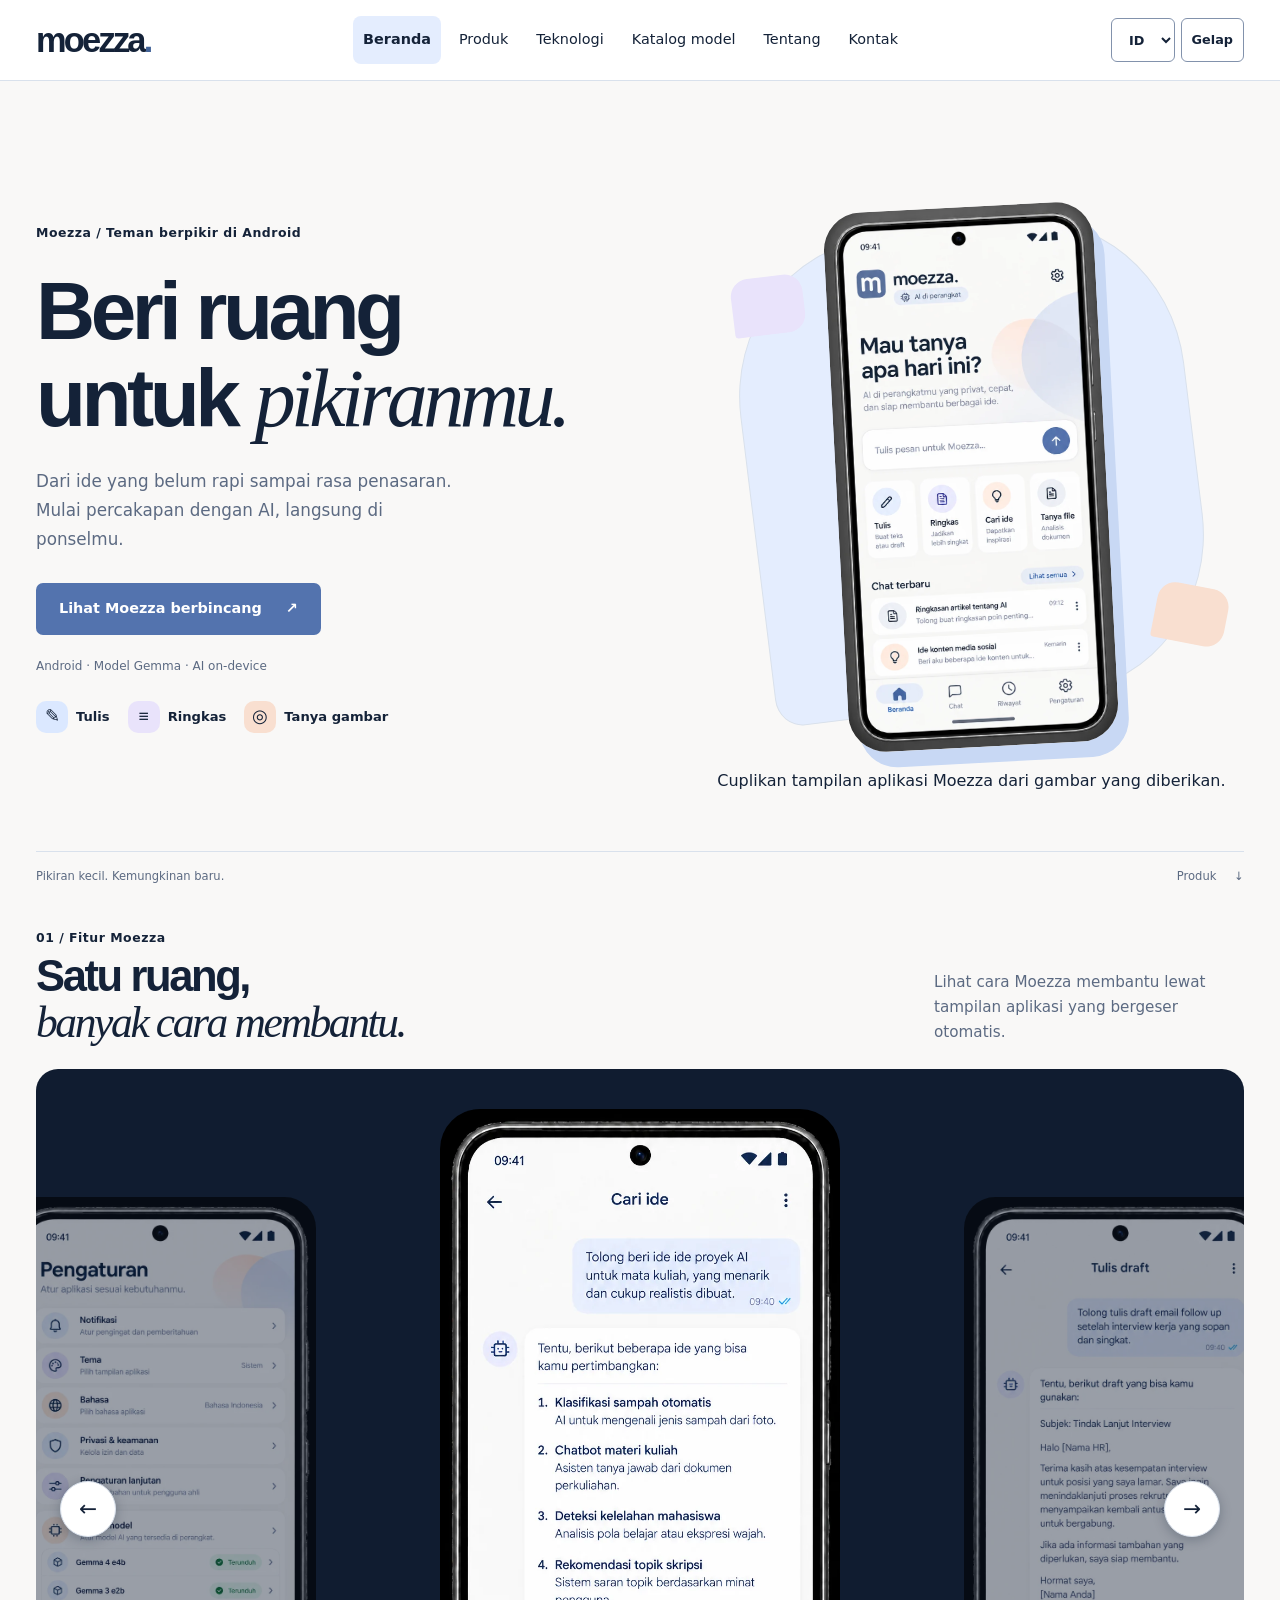
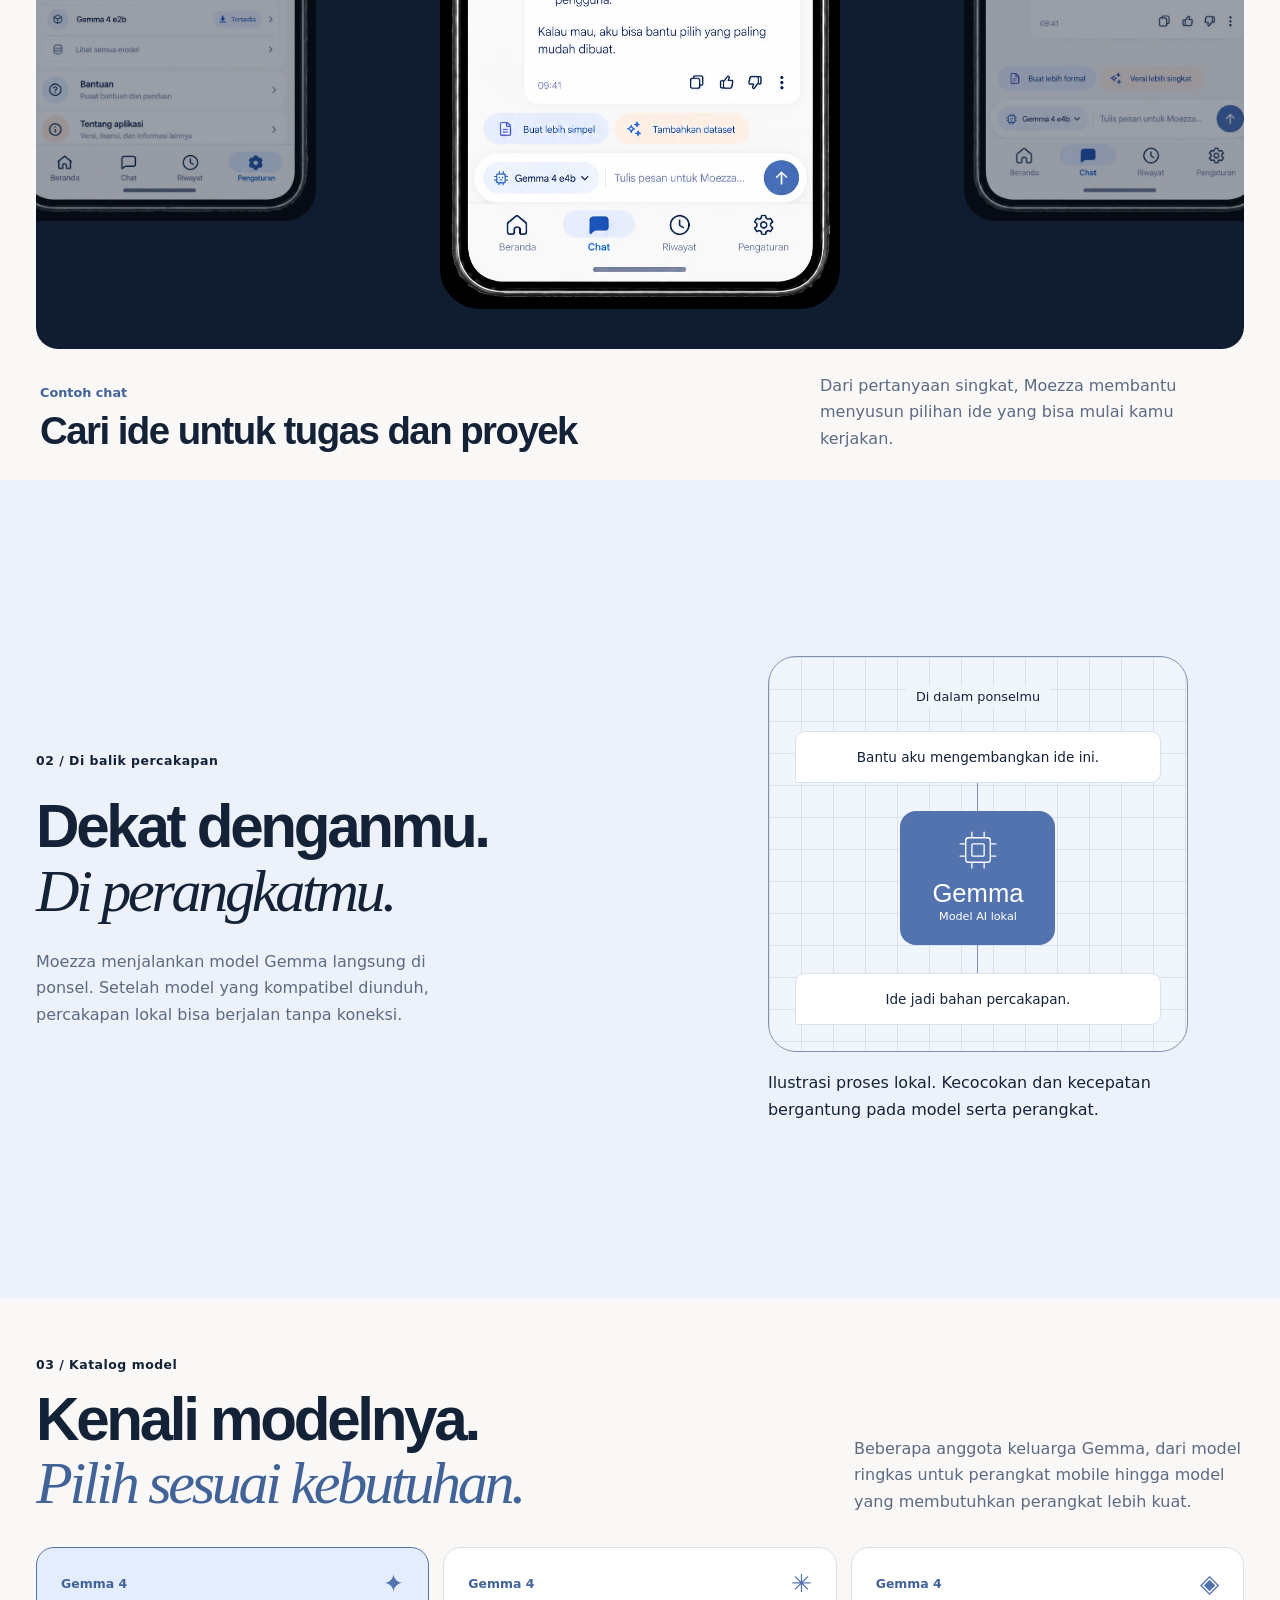
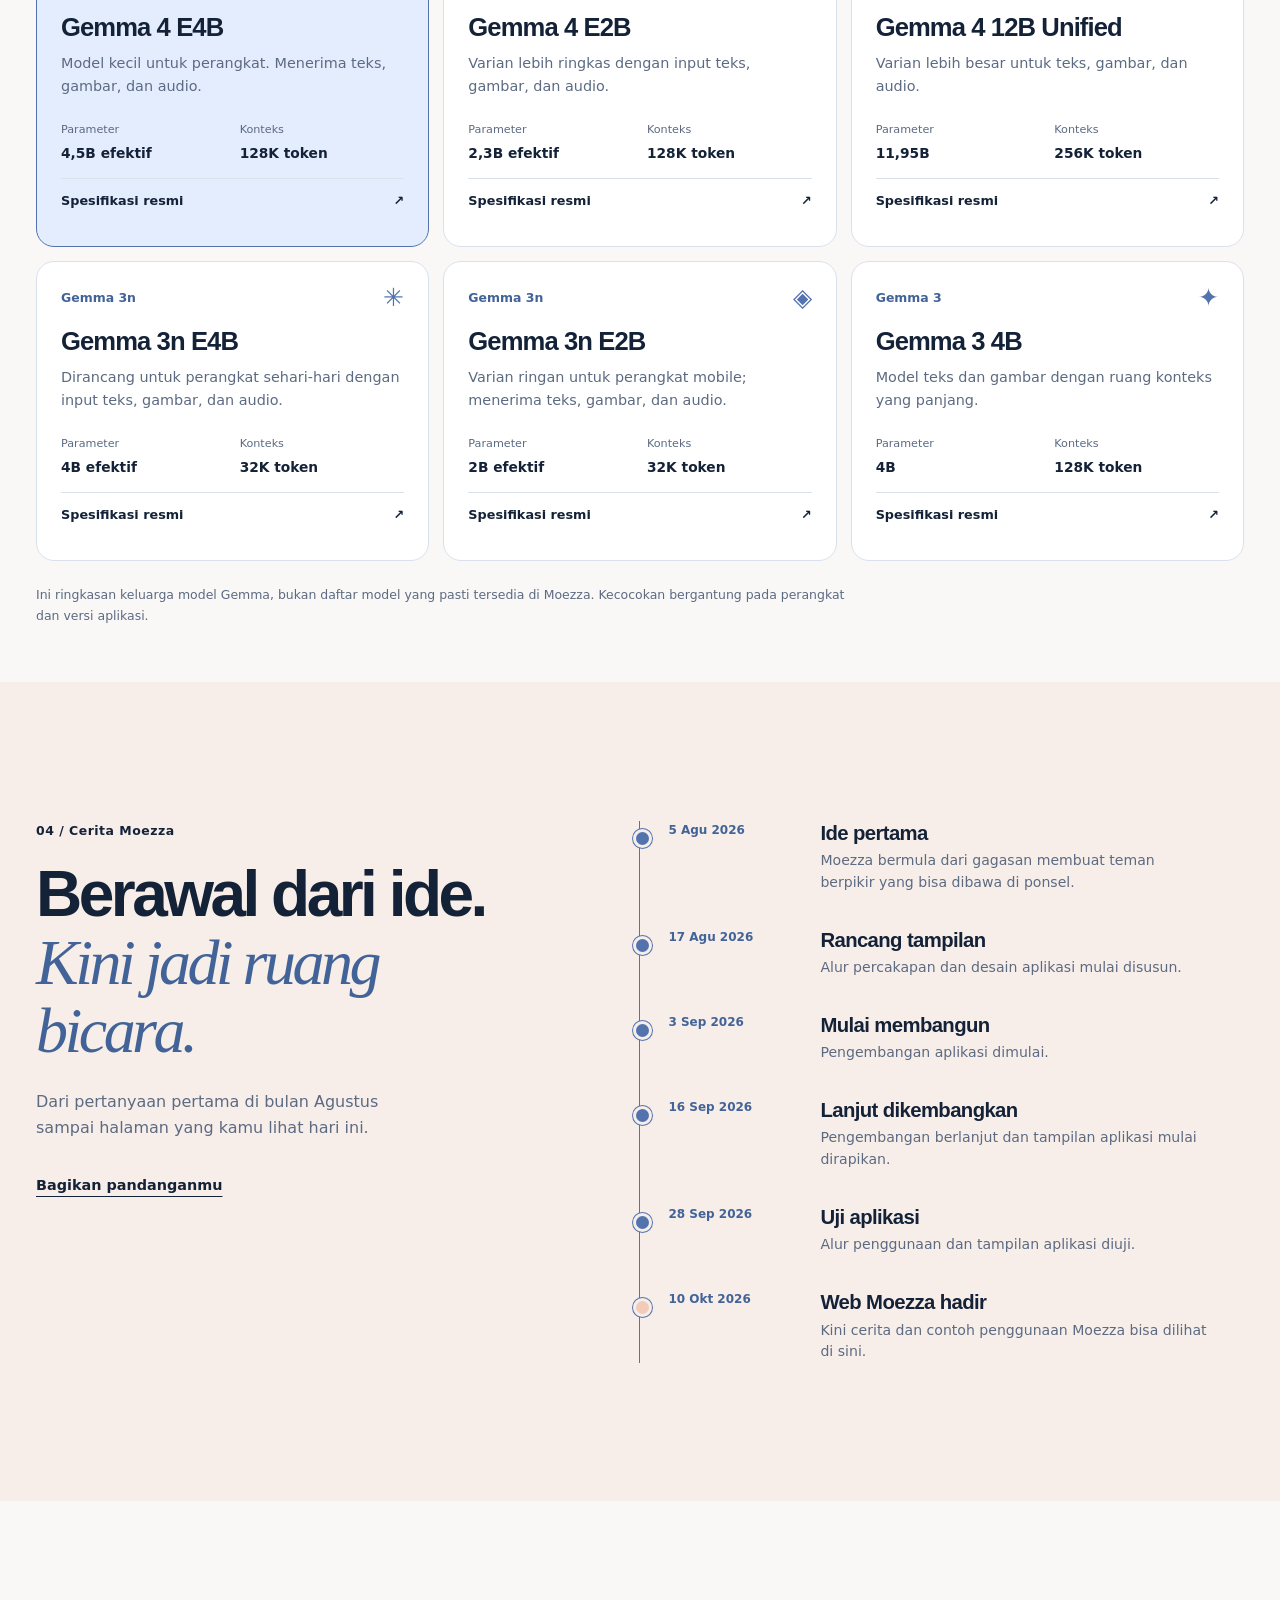
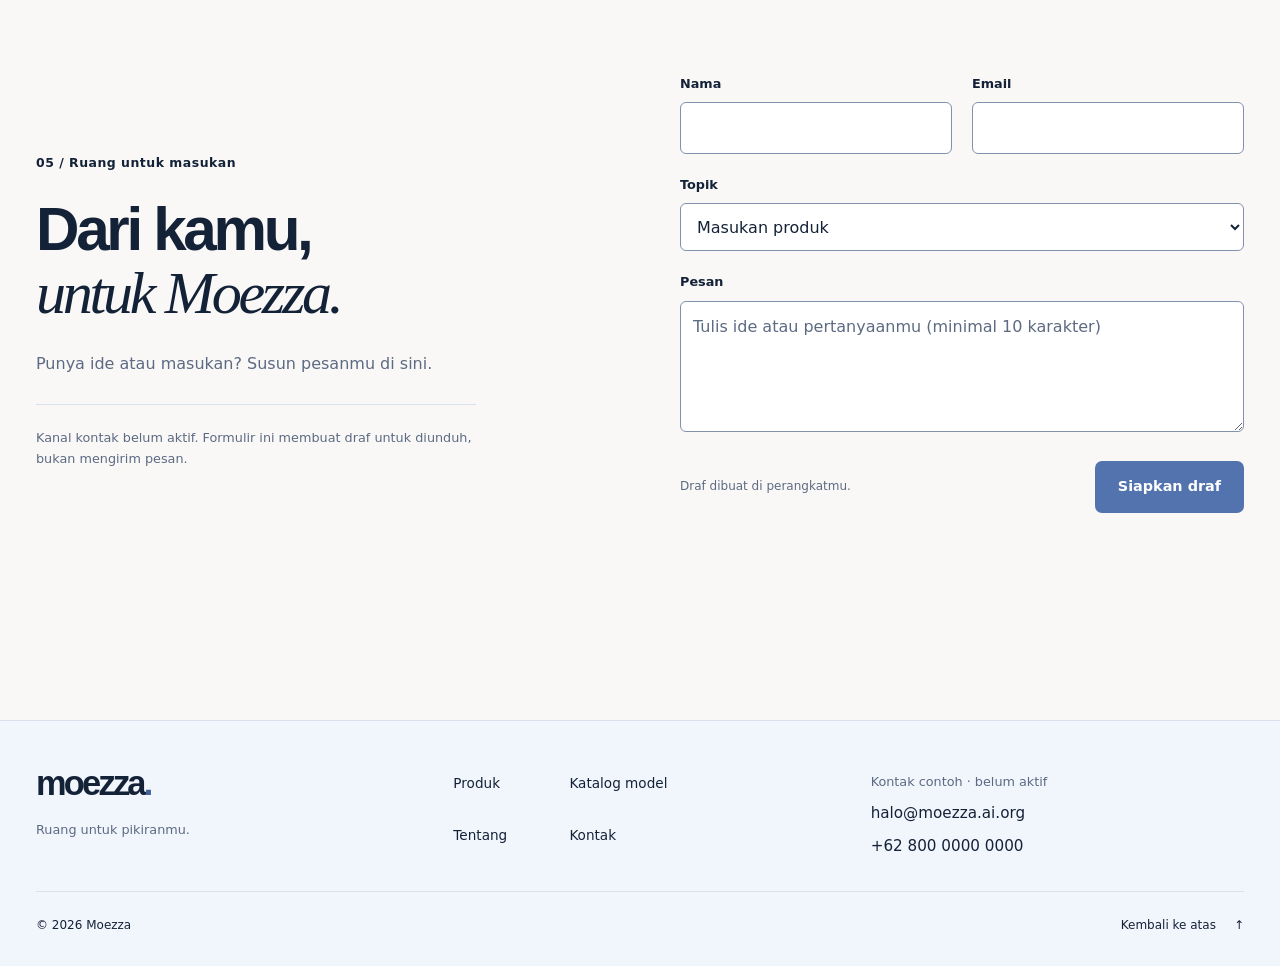
<file: docs/index.html>
<!doctype html>
<html lang="id">
<head>
  <meta charset="utf-8">
  <meta name="viewport" content="width=device-width, initial-scale=1">
  <meta name="theme-color" content="#F9F8F7">
  <meta name="description" content="Moezza, ruang untuk ide dan percakapan dengan AI di perangkat Android.">
  <title>Moezza | Ruang untuk pikiranmu</title>
  <link rel="icon" href="./favicon.svg" type="image/svg+xml">
  <script src="./preferences.js"></script>
  <link rel="stylesheet" href="./styles.css">
  <script src="./japanese.js" defer></script>
  <script src="./app.js" defer></script>
</head>
<body>
  <a class="skip-link" href="#main" data-i18n="skip">Lewati ke konten</a>
  <header class="site-header">
    <div class="container header-inner">
      <a href="#home" class="wordmark">moezza<span>.</span></a>
      <button class="menu-button control" type="button" aria-expanded="false" aria-controls="main-nav"><span data-i18n="menu">Menu</span> <span aria-hidden="true">☰</span></button>
      <nav id="main-nav" class="main-nav" data-i18n-aria="navigation" aria-label="Navigasi utama">
        <a href="#home" aria-current="page" data-i18n="home">Beranda</a><a href="#product" data-i18n="product">Produk</a><a href="#technology" data-i18n="technology">Teknologi</a><a href="#catalog" data-i18n="catalog">Katalog model</a><a href="#about" data-i18n="about">Tentang</a><a href="#contact" data-i18n="contact">Kontak</a>
      </nav>
      <div class="preferences"><select class="control language-select" data-language-select aria-label="Pilih bahasa"><option value="id">ID</option><option value="en">EN</option><option value="ja">JA</option></select><button class="control" type="button" data-theme-toggle>Gelap</button></div>
    </div>
  </header>
  <main id="main" tabindex="-1">
    <section id="home" class="hero section-anchor" aria-labelledby="hero-title">
      <div class="container hero-grid">
        <div class="hero-copy">
          <p class="eyebrow" data-i18n="heroEyebrow">Moezza / Teman berpikir di Android</p>
          <h1 id="hero-title"><span data-i18n="heroLine">Beri ruang</span><br><span data-i18n="heroEnd">untuk</span> <em data-i18n="heroEm">pikiranmu.</em></h1>
          <p class="hero-description" data-i18n="heroDescription">Dari ide yang belum rapi sampai rasa penasaran. Mulai percakapan dengan AI, langsung di ponselmu.</p>
          <a class="button primary" href="#product"><span data-i18n="heroAction">Lihat Moezza berbincang</span><span aria-hidden="true">↗</span></a>
          <p class="hero-note" data-i18n="heroNote">Android · Model Gemma · AI on-device</p>
          <div class="hero-tasks" aria-label="Contoh bantuan Moezza" data-i18n-aria="heroTasks">
            <span><i class="task-icon task-blue" aria-hidden="true">✎</i><span data-i18n="taskWrite">Tulis</span></span>
            <span><i class="task-icon task-lavender" aria-hidden="true">≡</i><span data-i18n="taskSummarize">Ringkas</span></span>
            <span><i class="task-icon task-peach" aria-hidden="true">◎</i><span data-i18n="taskImage">Tanya gambar</span></span>
          </div>
        </div>
        <figure class="hero-art">
          <div class="hero-art-backdrop" aria-hidden="true"><span class="hero-speech hero-speech-one"></span><span class="hero-speech hero-speech-two"></span></div>
          <img class="hero-app-image" src="./images/app-home.webp" width="738" height="1475" alt="Tampilan beranda Moezza di ponsel" data-i18n-alt="heroImageAlt" fetchpriority="high">
          <figcaption data-i18n="heroImageCaption">Cuplikan tampilan aplikasi Moezza dari gambar yang diberikan.</figcaption>
        </figure>
      </div>
      <div class="container section-end"><span data-i18n="heroFooter">Pikiran kecil. Kemungkinan baru.</span><a href="#product"><span data-i18n="product">Produk</span><span aria-hidden="true">↓</span></a></div>
    </section>
    <section id="product" class="product section-anchor" aria-labelledby="product-title">
      <div class="container">
        <div class="feature-intro">
          <div><p class="eyebrow" data-i18n="productEyebrow">01 / Fitur Moezza</p><h2 id="product-title"><span data-i18n="productTitle">Satu ruang,</span><br><em data-i18n="productEm">banyak cara membantu.</em></h2></div>
          <p data-i18n="productDescription">Lihat cara Moezza membantu lewat tampilan aplikasi yang bergeser otomatis.</p>
        </div>
        <div class="feature-carousel" role="region" aria-roledescription="carousel" aria-label="Fitur aplikasi Moezza" data-i18n-aria="featureCarouselLabel" tabindex="0">
          <button type="button" id="feature-prev" class="carousel-arrow carousel-arrow-prev" aria-label="Fitur sebelumnya" data-i18n-aria="previousFeature"><span aria-hidden="true">←</span></button>
          <div class="feature-viewport">
            <div id="feature-track" class="feature-track">
              <figure class="carousel-slide is-active" role="group" aria-roledescription="slide" aria-label="Cari ide untuk tugas dan proyek">
                <img src="./images/chat-ideas.webp" width="738" height="1475" alt="Contoh chat ide proyek AI di Moezza">
              </figure>
            </div>
          </div>
          <button type="button" id="feature-next" class="carousel-arrow carousel-arrow-next" aria-label="Fitur berikutnya" data-i18n-aria="nextFeature"><span aria-hidden="true">→</span></button>
        </div>
        <div class="feature-caption" aria-live="off" aria-atomic="true">
          <div><p id="feature-kind" class="feature-kind">Contoh chat</p><h3 id="feature-title">Cari ide untuk tugas dan proyek</h3></div>
          <p id="feature-description">Dari pertanyaan singkat, Moezza membantu menyusun pilihan ide yang bisa mulai kamu kerjakan.</p>
        </div>
      </div>
    </section>
    <section id="technology" class="technology section-anchor" aria-labelledby="technology-title">
      <div class="container technology-grid"><div class="tech-copy"><p class="eyebrow" data-i18n="technologyEyebrow">02 / Di balik percakapan</p><h2 id="technology-title"><span data-i18n="techTitle">Dekat denganmu.</span><br><em data-i18n="techEm">Di perangkatmu.</em></h2><p data-i18n="techDescription">Moezza menjalankan model Gemma langsung di ponsel. Setelah model yang kompatibel diunduh, percakapan lokal bisa berjalan tanpa koneksi.</p></div>
      <figure class="tech-visual"><div class="device-boundary"><div class="boundary-title" data-i18n="deviceBoundary">Di dalam ponselmu</div><div class="flow-message" data-i18n="flowMessage">Bantu aku mengembangkan ide ini.</div><div class="flow-line" aria-hidden="true"></div><div class="gemma-engine"><svg viewBox="0 0 48 48" aria-hidden="true"><rect x="10" y="10" width="28" height="28" rx="3"/><rect x="17" y="17" width="14" height="14" rx="1"/><path d="M17 3v7m14-7v7M17 38v7m14-7v7M3 17h7m-7 14h7m28-14h7m-7 14h7"/></svg><strong>Gemma</strong><span data-i18n="localModel">Model AI lokal</span></div><div class="flow-line" aria-hidden="true"></div><div class="flow-answer" data-i18n="flowAnswer">Ide jadi bahan percakapan.</div></div><figcaption data-i18n="techCaption">Ilustrasi proses lokal. Kecocokan dan kecepatan bergantung pada model serta perangkat.</figcaption></figure></div>
    </section>
    <section id="catalog" class="model-catalog section-anchor" aria-labelledby="catalog-title">
      <div class="container">
        <div class="catalog-intro">
          <div><p class="eyebrow" data-i18n="catalogEyebrow">03 / Katalog model</p><h2 id="catalog-title"><span data-i18n="catalogTitle">Kenali modelnya.</span><br><em data-i18n="catalogEm">Pilih sesuai kebutuhan.</em></h2></div>
          <p data-i18n="catalogIntro">Beberapa anggota keluarga Gemma, dari model ringkas untuk perangkat mobile hingga model yang membutuhkan perangkat lebih kuat.</p>
        </div>
        <div class="model-grid">
          <article class="model-card model-card-featured"><div class="model-card-top"><span class="model-family">Gemma 4</span><span class="model-mark" aria-hidden="true">✦</span></div><h3>Gemma 4 E4B</h3><p data-i18n="model4e4b">Model kecil untuk perangkat. Menerima teks, gambar, dan audio.</p><dl><div><dt data-i18n="modelSize">Parameter</dt><dd data-i18n="model4e4bSize">4,5B efektif</dd></div><div><dt data-i18n="modelContext">Konteks</dt><dd data-i18n="context128">128K token</dd></div></dl><a href="https://ai.google.dev/gemma/docs/core/model_card_4" target="_blank" rel="noopener noreferrer"><span data-i18n="modelSource">Spesifikasi resmi</span><span aria-hidden="true">↗</span></a></article>
          <article class="model-card"><div class="model-card-top"><span class="model-family">Gemma 4</span><span class="model-mark" aria-hidden="true">✳</span></div><h3>Gemma 4 E2B</h3><p data-i18n="model4e2b">Varian lebih ringkas dengan input teks, gambar, dan audio.</p><dl><div><dt data-i18n="modelSize">Parameter</dt><dd data-i18n="model4e2bSize">2,3B efektif</dd></div><div><dt data-i18n="modelContext">Konteks</dt><dd data-i18n="context128">128K token</dd></div></dl><a href="https://ai.google.dev/gemma/docs/core/model_card_4" target="_blank" rel="noopener noreferrer"><span data-i18n="modelSource">Spesifikasi resmi</span><span aria-hidden="true">↗</span></a></article>
          <article class="model-card"><div class="model-card-top"><span class="model-family">Gemma 4</span><span class="model-mark" aria-hidden="true">◈</span></div><h3>Gemma 4 12B Unified</h3><p data-i18n="model412b">Varian lebih besar untuk teks, gambar, dan audio.</p><dl><div><dt data-i18n="modelSize">Parameter</dt><dd>11,95B</dd></div><div><dt data-i18n="modelContext">Konteks</dt><dd data-i18n="context256">256K token</dd></div></dl><a href="https://ai.google.dev/gemma/docs/core/model_card_4" target="_blank" rel="noopener noreferrer"><span data-i18n="modelSource">Spesifikasi resmi</span><span aria-hidden="true">↗</span></a></article>
          <article class="model-card"><div class="model-card-top"><span class="model-family">Gemma 3n</span><span class="model-mark" aria-hidden="true">✳</span></div><h3>Gemma 3n E4B</h3><p data-i18n="model3ne4b">Dirancang untuk perangkat sehari-hari dengan input teks, gambar, dan audio.</p><dl><div><dt data-i18n="modelSize">Parameter</dt><dd data-i18n="model3ne4bSize">4B efektif</dd></div><div><dt data-i18n="modelContext">Konteks</dt><dd data-i18n="context32">32K token</dd></div></dl><a href="https://ai.google.dev/gemma/docs/gemma-3n" target="_blank" rel="noopener noreferrer"><span data-i18n="modelSource">Spesifikasi resmi</span><span aria-hidden="true">↗</span></a></article>
          <article class="model-card"><div class="model-card-top"><span class="model-family">Gemma 3n</span><span class="model-mark" aria-hidden="true">◈</span></div><h3>Gemma 3n E2B</h3><p data-i18n="model3ne2b">Varian ringan untuk perangkat mobile; menerima teks, gambar, dan audio.</p><dl><div><dt data-i18n="modelSize">Parameter</dt><dd data-i18n="model3ne2bSize">2B efektif</dd></div><div><dt data-i18n="modelContext">Konteks</dt><dd data-i18n="context32">32K token</dd></div></dl><a href="https://ai.google.dev/gemma/docs/gemma-3n" target="_blank" rel="noopener noreferrer"><span data-i18n="modelSource">Spesifikasi resmi</span><span aria-hidden="true">↗</span></a></article>
          <article class="model-card"><div class="model-card-top"><span class="model-family">Gemma 3</span><span class="model-mark" aria-hidden="true">✦</span></div><h3>Gemma 3 4B</h3><p data-i18n="model34b">Model teks dan gambar dengan ruang konteks yang panjang.</p><dl><div><dt data-i18n="modelSize">Parameter</dt><dd>4B</dd></div><div><dt data-i18n="modelContext">Konteks</dt><dd data-i18n="context128">128K token</dd></div></dl><a href="https://ai.google.dev/gemma/docs/core/model_card_3" target="_blank" rel="noopener noreferrer"><span data-i18n="modelSource">Spesifikasi resmi</span><span aria-hidden="true">↗</span></a></article>
        </div>
        <p class="catalog-note" data-i18n="catalogNote">Ini ringkasan keluarga model Gemma, bukan daftar model yang pasti tersedia di Moezza. Kecocokan bergantung pada perangkat dan versi aplikasi.</p>
      </div>
    </section>
    <section id="about" class="about section-anchor" aria-labelledby="about-title">
      <div class="container story-grid">
        <div class="story-intro"><p class="eyebrow" data-i18n="aboutEyebrow">04 / Cerita Moezza</p><h2 id="about-title"><span data-i18n="aboutTitle">Berawal dari ide.</span><br><em data-i18n="aboutEm">Kini jadi ruang bicara.</em></h2><p data-i18n="aboutDescription">Dari pertanyaan pertama di bulan Agustus sampai halaman yang kamu lihat hari ini.</p><a class="text-link" href="#contact" data-i18n="aboutAction">Bagikan pandanganmu</a></div>
        <ol class="story-timeline" aria-label="Linimasa pengembangan Moezza" data-i18n-aria="timelineLabel">
          <li><span class="timeline-date" data-i18n="storyDate1">5 Agu 2026</span><div><h3 data-i18n="storyTitle1">Ide pertama</h3><p data-i18n="storyText1">Moezza bermula dari gagasan membuat teman berpikir yang bisa dibawa di ponsel.</p></div></li>
          <li><span class="timeline-date" data-i18n="storyDate2">17 Agu 2026</span><div><h3 data-i18n="storyTitle2">Rancang tampilan</h3><p data-i18n="storyText2">Alur percakapan dan desain aplikasi mulai disusun.</p></div></li>
          <li><span class="timeline-date" data-i18n="storyDate3">3 Sep 2026</span><div><h3 data-i18n="storyTitle3">Mulai membangun</h3><p data-i18n="storyText3">Pengembangan aplikasi dimulai.</p></div></li>
          <li><span class="timeline-date" data-i18n="storyDate4">16 Sep 2026</span><div><h3 data-i18n="storyTitle4">Lanjut dikembangkan</h3><p data-i18n="storyText4">Pengembangan berlanjut dan tampilan aplikasi mulai dirapikan.</p></div></li>
          <li><span class="timeline-date" data-i18n="storyDate5">28 Sep 2026</span><div><h3 data-i18n="storyTitle5">Uji aplikasi</h3><p data-i18n="storyText5">Alur penggunaan dan tampilan aplikasi diuji.</p></div></li>
          <li><span class="timeline-date" data-i18n="storyDate6">10 Okt 2026</span><div><h3 data-i18n="storyTitle6">Web Moezza hadir</h3><p data-i18n="storyText6">Kini cerita dan contoh penggunaan Moezza bisa dilihat di sini.</p></div></li>
        </ol>
      </div>
    </section>
    <section id="contact" class="contact section-anchor" aria-labelledby="contact-title">
      <div class="container contact-grid"><div class="contact-copy"><p class="eyebrow" data-i18n="contactEyebrow">05 / Ruang untuk masukan</p><h2 id="contact-title"><span data-i18n="contactTitle">Dari kamu,</span><br><em data-i18n="contactEm">untuk Moezza.</em></h2><p data-i18n="contactDescription">Punya ide atau masukan? Susun pesanmu di sini.</p><p class="contact-notice" data-i18n="contactNotice">Kanal kontak belum aktif. Formulir ini membuat draf untuk diunduh, bukan mengirim pesan.</p></div><form id="contact-form" class="contact-form"><div class="form-row"><div class="field"><label for="name" data-i18n="name">Nama</label><input id="name" name="name" autocomplete="name" required maxlength="100"></div><div class="field"><label for="email" data-i18n="email">Email</label><input id="email" name="email" type="email" autocomplete="email" required maxlength="254"></div></div><div class="field"><label for="interest" data-i18n="topic">Topik</label><select id="interest" name="interest"><option value="feedback" data-i18n="feedback">Masukan produk</option><option value="collaboration" data-i18n="collaboration">Kolaborasi</option><option value="introduction" data-i18n="introduction">Mengenal Moezza</option></select></div><div class="field"><label for="message" data-i18n="message">Pesan</label><textarea id="message" name="message" rows="4" required minlength="10" maxlength="3000" data-i18n-placeholder="messagePlaceholder" placeholder="Tulis ide atau pertanyaanmu (minimal 10 karakter)"></textarea></div><div class="form-bottom"><span data-i18n="draftLocal">Draf dibuat di perangkatmu.</span><button type="submit" class="button primary" data-i18n="prepareDraft">Siapkan draf</button></div><p id="form-status" class="form-status" role="status"></p></form></div>
    </section>
  </main>
  <footer class="site-footer"><div class="container footer-top"><div><a class="wordmark" href="#home">moezza<span>.</span></a><p data-i18n="footerDescription">Ruang untuk pikiranmu.</p></div><nav class="footer-nav" data-i18n-aria="footerNavigation" aria-label="Navigasi footer"><a href="#product" data-i18n="product">Produk</a><a href="#catalog" data-i18n="catalog">Katalog model</a><a href="#about" data-i18n="about">Tentang</a><a href="#contact" data-i18n="contact">Kontak</a></nav><div class="footer-contact"><p data-i18n="contactExamples">Kontak contoh · belum aktif</p><span>halo@moezza.ai.org</span><span>+62 800 0000 0000</span></div></div><div class="container footer-bottom"><span>© <span id="year">2026</span> Moezza</span><a href="#home"><span data-i18n="backTop">Kembali ke atas</span><span aria-hidden="true">↑</span></a></div></footer>
  <dialog id="message-dialog" aria-labelledby="dialog-title"><div class="dialog-heading"><h2 id="dialog-title" data-i18n="draftReady">Draf pesanmu siap.</h2><button type="button" class="dialog-close control" data-i18n-aria="closeDraft" aria-label="Tutup draf">×</button></div><p data-i18n="draftDisclaimer">Pesan belum dikirim. Unduh salinannya untuk disimpan.</p><pre id="message-preview"></pre><a id="download-message" class="button primary" download="pesan-untuk-moezza.txt" data-i18n="downloadDraft">Unduh draf .txt</a></dialog>
</body>
</html>
</file>
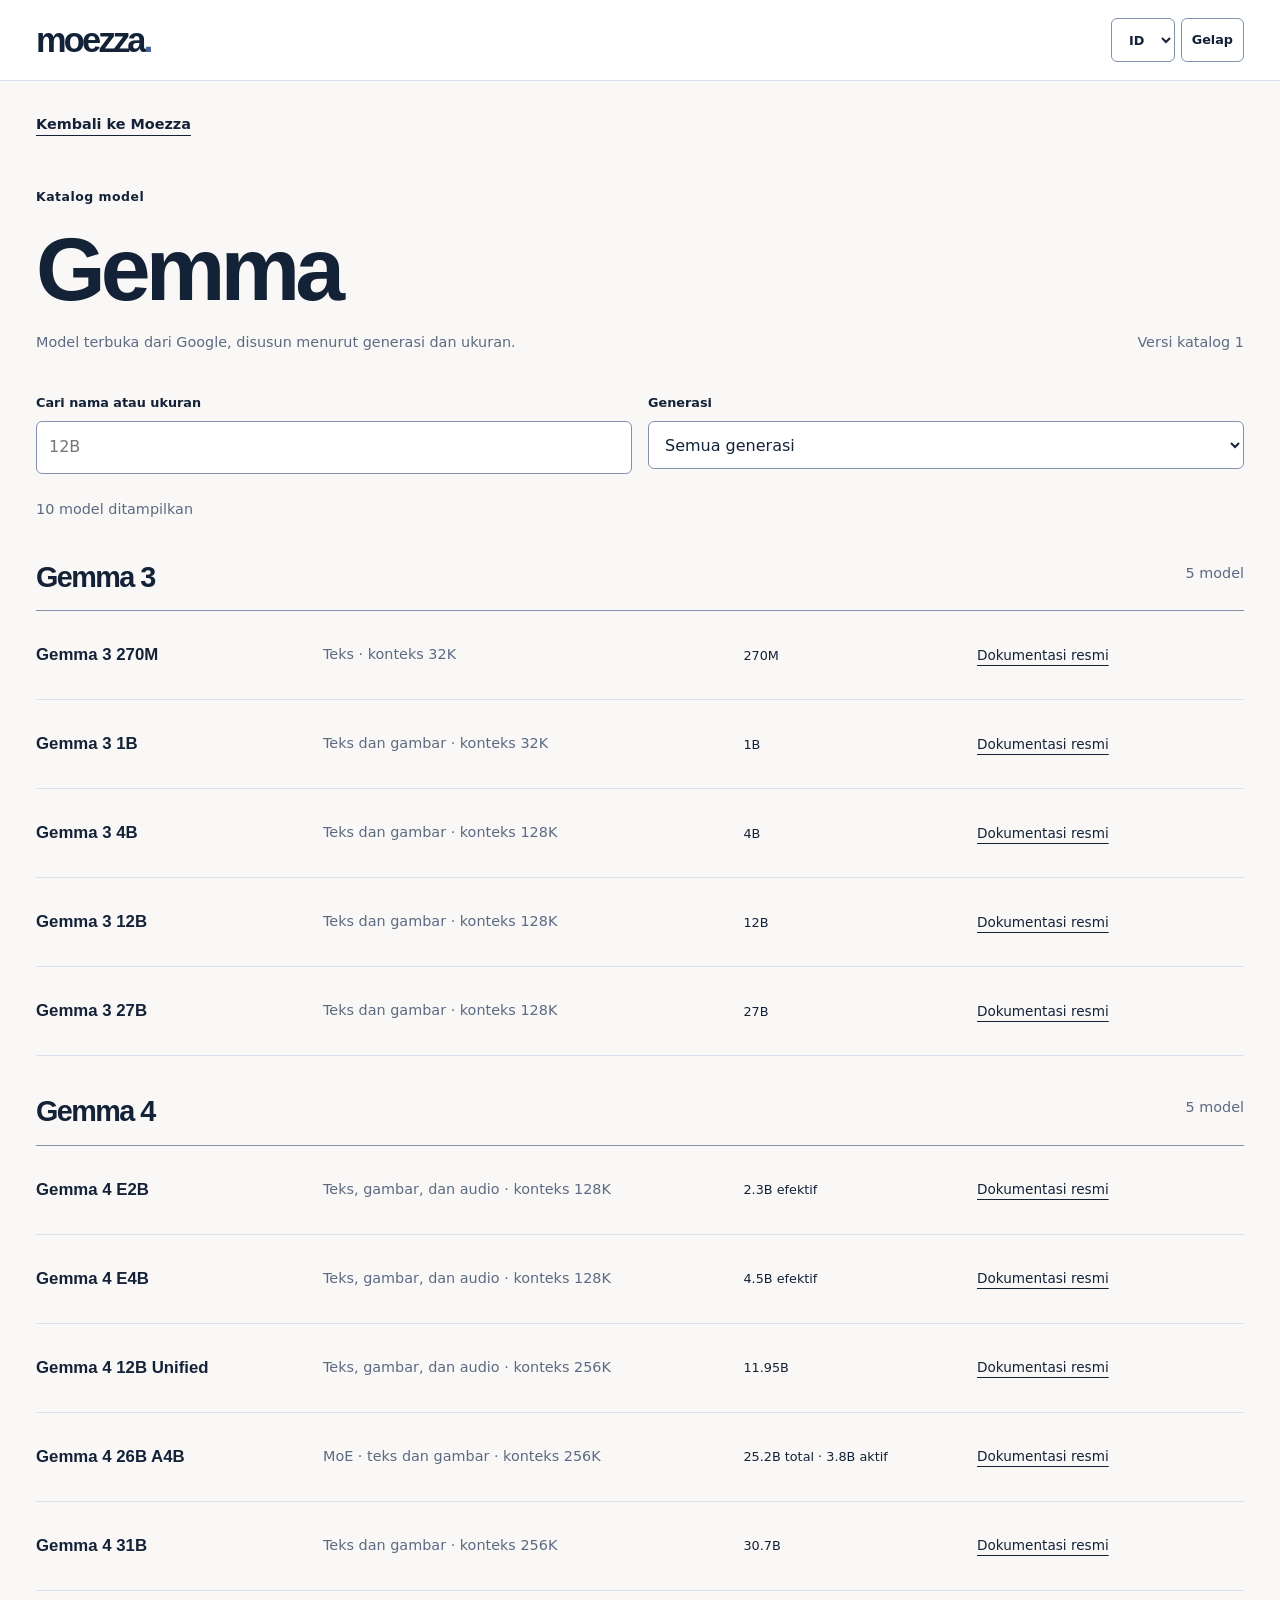
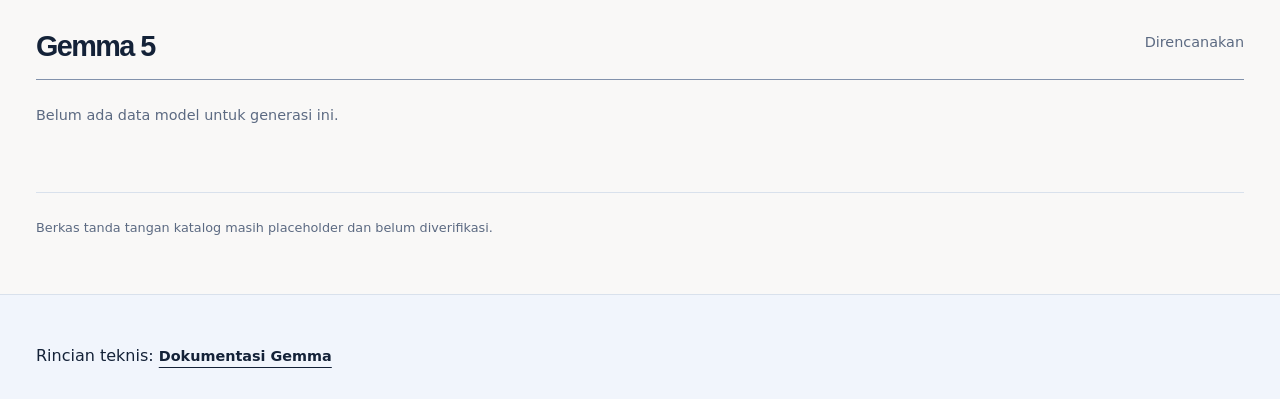
<file: docs/models.html>
<!doctype html>
<html lang="id">
<head>
  <meta charset="utf-8">
  <meta name="viewport" content="width=device-width, initial-scale=1">
  <meta name="theme-color" content="#F9F8F7">
  <meta name="description" content="Katalog model Gemma, disusun menurut generasi.">
  <title>Model Gemma | Moezza</title>
  <link rel="icon" href="./favicon.svg" type="image/svg+xml">
  <script src="./preferences.js"></script>
  <link rel="stylesheet" href="./styles.css">
  <link rel="stylesheet" href="./catalog.css">
  <script src="./catalog.js" defer></script>
</head>
<body>
  <a class="skip-link" href="#main" data-text="skip">Lewati ke konten</a>
  <header class="site-header"><div class="container header-inner"><a class="wordmark" href="./index.html#technology">moezza<span>.</span></a><div class="preferences"><select class="control language-select" data-language-select aria-label="Pilih bahasa"><option value="id">ID</option><option value="en">EN</option><option value="ja">JA</option></select><button type="button" class="control" data-theme-toggle>Gelap</button></div></div></header>
  <main class="container catalog-main" id="main" tabindex="-1">
    <a class="text-link" href="./index.html#technology" data-text="back">Kembali ke Moezza</a>
    <div class="catalog-heading"><div><p class="eyebrow" data-text="catalog">Katalog model</p><h1 data-text="modelName">Gemma</h1><p data-text="intro">Model terbuka dari Google, disusun menurut generasi dan ukuran.</p></div><p id="catalog-version"></p></div>
    <div class="catalog-controls"><div class="field"><label for="search" data-text="search">Cari nama atau ukuran</label><input id="search" type="search" autocomplete="off" placeholder="12B"></div><div class="field"><label for="generation-filter" data-text="generation">Generasi</label><select id="generation-filter"><option value="all" data-text="all">Semua generasi</option></select></div></div>
    <p id="catalog-status" role="status" aria-live="polite">Memuat data model…</p><div id="catalog"></div>
    <p class="catalog-notice" data-text="notice">Berkas tanda tangan katalog masih placeholder dan belum diverifikasi.</p>
  </main>
  <footer class="site-footer"><div class="container catalog-footer"><span data-text="reference">Rincian teknis:</span> <a class="text-link" href="https://ai.google.dev/gemma/docs" target="_blank" rel="noopener noreferrer" data-text="documentation">Dokumentasi Gemma</a></div></footer>
</body>
</html>
</file>
<file: docs/styles.css>
:root {
  color-scheme: light;
  --page: #F9F8F7; --surface: #FFFFFF; --mint: #f1f5fc; --tech: #edf2fa; --story: #f7eee9;
  --ink: #142238; --muted: #5c6a82; --secondary: #808A9F; --primary: #5373AE; --on-primary: #FFFFFF;
  --accent: #426398; --accent-soft: #f8dfd1; --line: #d9e1ec; --border: #8292ac;
  --bubble: #E4EDFE; --selected: #E4EDFE; --motif: #c8d8f4; --header-height: 76px;
  --heading: 'Bahnschrift', 'Aptos Display', 'Segoe UI', sans-serif;
  --body: 'Segoe UI', system-ui, sans-serif;
}
:root[data-theme="dark"] {
  color-scheme: dark;
  --page: #111c2d; --surface: #1d2b42; --mint: #182740; --tech: #18253a; --story: #2d2734;
  --ink: #f1f4fa; --muted: #b6c1d3; --secondary: #aebbd0; --primary: #5373AE; --on-primary: #FFFFFF;
  --accent: #a9c5f7; --accent-soft: #553f43; --line: #364962; --border: #8a9bb8;
  --bubble: #263e60; --selected: #2b4770; --motif: #3a567a;
}
* { box-sizing: border-box; }
html { scroll-behavior: smooth; scroll-padding-top: var(--header-height); }
body { margin: 0; background: var(--page); color: var(--ink); font: 1rem/1.65 var(--body); }
a { color: inherit; text-decoration: none; }
button, input, select, textarea { font: inherit; }
button, a { touch-action: manipulation; }
button { cursor: pointer; }
button, input, textarea, select { color: inherit; }
a:focus-visible, button:focus-visible, input:focus-visible, select:focus-visible, textarea:focus-visible { outline: 3px solid var(--accent); outline-offset: 5px; }
p, h1, h2, h3, figure { margin: 0; }
p { overflow-wrap: anywhere; }
h1, h2, h3 { font-family: var(--heading); font-weight: 600; }
h1, h2 { line-height: 1.06; letter-spacing: -.055em; text-wrap: balance; overflow-wrap: anywhere; }
h1 { font-size: clamp(2.9rem, 7vw, 6.5rem); margin: 24px 0; }
h2 { font-size: clamp(2.4rem, 4.7vw, 4.6rem); }
h1 em, h2 em { font-family: Georgia, serif; font-weight: 400; letter-spacing: -.055em; }
.container { width: min(1260px, calc(100% - 40px)); margin-inline: auto; }
.skip-link { position: fixed; top: 8px; left: 12px; z-index: 100; background: var(--surface); padding: 12px 20px; transform: translateY(-160%); }
.skip-link:focus { transform: none; }
.site-header { position: sticky; top: 0; z-index: 20; background: var(--surface); border-bottom: 1px solid var(--line); }
.header-inner { min-height: 76px; display: flex; flex-wrap: wrap; align-items: center; gap: 10px; padding-block: 8px; }
.wordmark { display: inline-flex; align-items: center; min-height: 48px; font: 700 1.9rem/1 var(--heading); letter-spacing: -.08em; }
.wordmark span { color: var(--accent); }
.preferences { display: flex; gap: 6px; margin-left: auto; }
.control { min-width: 44px; min-height: 44px; border: 1px solid var(--border); background: transparent; border-radius: 6px; padding: 7px 10px; font-size: .8rem; font-weight: 600; }
.control:hover { background: var(--bubble); }
.language-select { min-width: 64px; text-align: center; }
:root[lang="ja"] { --heading: system-ui, "Yu Gothic UI", "Meiryo", sans-serif; --body: system-ui, "Yu Gothic UI", "Meiryo", sans-serif; }
.menu-button { display: flex; align-items: center; gap: 8px; margin-left: auto; }
.menu-button + .main-nav + .preferences { margin-left: 0; }
.main-nav { display: none; position: absolute; top: 100%; left: 0; right: 0; padding: 12px 20px; background: var(--surface); border-bottom: 1px solid var(--border); }
.main-nav.open { display: grid; }
.main-nav a { min-height: 48px; display: flex; align-items: center; padding: 8px 12px; font-size: .9rem; }
.main-nav a[aria-current] { background: var(--selected); border-radius: 8px; font-weight: 700; }
.main-nav a:hover { background: var(--bubble); }
.section-anchor { min-height: calc(100svh - var(--header-height)); display: flex; flex-direction: column; justify-content: center; padding-block: 52px; }
.eyebrow { font-size: .78rem; font-weight: 600; letter-spacing: .04em; }
.hero { background: var(--page); padding-bottom: 0; }
.hero-grid { display: grid; gap: 30px; align-items: center; flex: 1; }
.hero-description { max-width: 420px; color: var(--muted); font-size: 1.05rem; line-height: 1.75; margin-bottom: 28px; }
.button { display: inline-flex; align-items: center; justify-content: center; gap: 24px; min-height: 52px; padding: 13px 22px; border: 1px solid transparent; border-radius: 7px; font-size: .9rem; font-weight: 600; transition: transform 180ms ease, box-shadow 180ms ease; }
.primary { background: var(--primary); color: var(--on-primary); }
.button:hover { transform: translateY(-3px); box-shadow: 0 5px 0 var(--motif); }
.button:active, .control:active { transform: translateY(1px); }
.hero-note { font-size: .75rem; color: var(--muted); margin-top: 22px; }
.hero-art { position: relative; isolation: isolate; display: grid; justify-items: center; align-content: center; padding: 20px 0 10px; width: 100%; max-width: 560px; margin-inline: auto; }
.hero-art-backdrop { position: absolute; z-index: -1; inset: 11% 9% 15%; transform: rotate(-7deg); border: 1px solid var(--line); border-radius: 34% 34% 34% 6%; background: var(--selected); pointer-events: none; }
.hero-speech { position: absolute; width: 72px; height: 58px; border-radius: 18px 18px 18px 3px; }
.hero-speech-one { top: 5%; left: 1%; background: #e9e3fb; }
.hero-speech-two { right: -3%; bottom: 7%; background: #f9dfd0; transform: rotate(18deg); }
.hero-app-image { display: block; position: relative; width: auto; height: min(62svh, 550px); max-width: 80%; object-fit: contain; border-radius: 38px; box-shadow: 10px 16px 0 var(--motif); }
.hero-art figcaption { margin-top: 21px; text-align: center; }
.hero-tasks { display: flex; flex-wrap: wrap; gap: 10px 18px; margin-top: 24px; }
.hero-tasks > span { display: inline-flex; align-items: center; gap: 8px; font-size: .82rem; font-weight: 600; }
.task-icon { display: grid; place-items: center; width: 32px; height: 32px; border-radius: 10px; font: normal 1.1rem/1 var(--heading); color: #142238; }
.task-blue { background: #dbe8ff; } .task-lavender { background: #e9e3fb; } .task-peach { background: #f9dfd0; }
.section-end { border-top: 1px solid var(--line); display: flex; align-items: center; justify-content: space-between; gap: 16px; font-size: .72rem; color: var(--muted); margin-top: 28px; min-height: 62px; }
.section-end a { display: flex; align-items: center; gap: 18px; min-height: 48px; }
.feature-intro { display: grid; gap: 22px; align-items: end; margin-bottom: 24px; }
.feature-intro h2 { margin-top: 12px; }
.feature-intro > p { max-width: 340px; color: var(--muted); font-size: .95rem; }
.feature-carousel { --slide-width: min(78vw, 380px); --slide-gap: 16px; position: relative; height: clamp(510px, 160vw, 650px); overflow: hidden; border-radius: 22px; background: #101c30; }
.feature-viewport { position: absolute; inset: 0; overflow: hidden; touch-action: pan-y; }
.feature-track { position: absolute; top: 0; left: 0; display: flex; align-items: center; gap: var(--slide-gap); height: 100%; width: max-content; will-change: transform; }
.carousel-slide { display: flex; flex: 0 0 var(--slide-width); align-items: center; justify-content: center; height: 100%; min-height: 0; transform: scale(.78); opacity: .58; transition: transform 650ms cubic-bezier(.22,.8,.25,1), opacity 650ms ease; }
.carousel-slide.is-active { transform: scale(1); opacity: 1; }
.carousel-slide img { display: block; width: auto; height: 91%; max-height: 91%; max-width: 100%; object-fit: contain; border-radius: 40px; }
.carousel-arrow { position: absolute; top: 50%; z-index: 2; display: grid; place-items: center; width: 48px; height: 48px; padding: 0; transform: translateY(-50%); border: 1px solid #d9e1ec; border-radius: 50%; background: #FFFFFF; color: #142238; font-size: 1.35rem; line-height: 1; box-shadow: 0 3px 12px #07162b40; }
.carousel-arrow:hover { background: #E4EDFE; }
.carousel-arrow-prev { left: 12px; }
.carousel-arrow-next { right: 12px; }
.feature-caption { display: grid; gap: 18px; align-items: end; padding: 24px 4px 0; }
.feature-kind { margin-bottom: 6px; color: var(--accent); font-size: .8rem; font-weight: 700; }
.feature-caption h3 { max-width: 700px; font-size: clamp(1.8rem, 3vw, 2.65rem); line-height: 1.13; letter-spacing: -.04em; }
.feature-caption > p { max-width: 460px; color: var(--muted); font-size: 1rem; }
.technology { background: var(--tech); }
.technology-grid { display: grid; gap: 40px; align-items: center; }
.tech-copy h2, .contact-copy h2 { margin-top: 24px; }
.tech-copy > p:not(.eyebrow), .contact-copy > p:not(.eyebrow) { max-width: 440px; color: var(--muted); margin-top: 26px; }
.text-link { display: inline-flex; align-items: center; gap: 24px; min-height: 48px; margin-top: 20px; font-size: .9rem; font-weight: 600; text-decoration: underline; text-underline-offset: 6px; }
.text-link:hover { color: var(--accent); }
.tech-visual { width: min(100%, 420px); margin-inline: auto; }
.device-boundary { padding: 26px; border: 1px solid var(--border); border-radius: 28px; background-color: var(--mint); background-image: linear-gradient(var(--line) 1px, transparent 1px), linear-gradient(90deg, var(--line) 1px, transparent 1px); background-size: 32px 32px; text-align: center; }
.boundary-title { display: inline-block; background: var(--mint); padding: 0 10px; font-size: .8rem; margin-bottom: 24px; }
.flow-message, .flow-answer { background: var(--surface); border: 1px solid var(--line); border-radius: 10px 10px 10px 2px; padding: 14px; font-size: .85rem; }
.flow-line { width: 1px; height: 28px; background: var(--border); margin: auto; }
.gemma-engine { background: var(--primary); color: var(--on-primary); width: fit-content; margin: auto; padding: 18px 32px; border-radius: 16px; display: grid; justify-items: center; }
.gemma-engine svg { width: 42px; height: 42px; fill: none; stroke: currentColor; stroke-width: 1.5; }
.gemma-engine strong { font: 500 1.6rem var(--heading); margin-top: 8px; }
.gemma-engine span { font-size: .7rem; }
.tech-visual figcaption { margin-top: 18px; }
.model-catalog { background: var(--page); }
.catalog-intro { display: grid; gap: 18px; align-items: end; margin-bottom: 32px; }
.catalog-intro h2 { margin-top: 12px; }
.catalog-intro h2 em { color: var(--accent); }
.catalog-intro > p { max-width: 390px; color: var(--muted); }
.model-grid { display: grid; gap: 14px; }
.model-card { display: flex; flex-direction: column; min-width: 0; min-height: 276px; padding: 24px; border: 1px solid var(--line); border-radius: 18px; background: var(--surface); }
.model-card-featured { border-color: var(--primary); background: var(--selected); }
.model-card-top { display: flex; align-items: center; justify-content: space-between; gap: 12px; margin-bottom: 16px; }
.model-family { color: var(--accent); font-size: .78rem; font-weight: 700; }
.model-mark { color: var(--primary); font: 1.55rem/1 Georgia, serif; }
.model-card h3 { font-size: clamp(1.4rem, 2vw, 1.75rem); letter-spacing: -.035em; line-height: 1.15; }
.model-card > p { color: var(--muted); font-size: .9rem; line-height: 1.55; margin-top: 10px; }
.model-card dl { display: grid; grid-template-columns: 1fr 1fr; gap: 14px; margin: auto 0 0; padding-top: 24px; }
.model-card dt { color: var(--muted); font-size: .7rem; }
.model-card dd { margin: 2px 0 0; font-size: .86rem; font-weight: 700; }
.model-card > a { display: inline-flex; align-items: center; justify-content: space-between; gap: 10px; align-self: flex-start; min-height: 44px; margin-top: 14px; border-top: 1px solid var(--line); width: 100%; font-size: .8rem; font-weight: 700; }
.model-card > a:hover { color: var(--accent); }
.catalog-note { max-width: 820px; margin-top: 24px; color: var(--muted); font-size: .78rem; }
.about { background: var(--story); }
.story-grid { display: grid; gap: 48px; }
.story-intro h2 { margin-top: 20px; font-size: clamp(2.6rem, 5vw, 5rem); }
.story-intro h2 em { color: var(--accent); }
.story-intro > p:not(.eyebrow) { max-width: 390px; margin-top: 24px; color: var(--muted); }
.story-stamp { display: flex; align-items: end; justify-content: space-between; width: 168px; height: 128px; margin-top: 36px; padding: 16px 18px; border: 1px solid var(--primary); border-radius: 28px 28px 28px 4px; background: var(--primary); color: #fff; transform: rotate(-5deg); }
.story-stamp span { font: 600 4.5rem/.85 var(--heading); letter-spacing: -.12em; }
.story-stamp small { font-size: .75rem; letter-spacing: .1em; }
.story-timeline { list-style: none; margin: 0; padding: 0 0 0 28px; border-left: 1px solid var(--primary); }
.story-timeline li { position: relative; display: grid; gap: 5px; padding: 0 0 28px 0; }
.story-timeline li:last-child { padding-bottom: 0; }
.story-timeline li::before { content: ''; position: absolute; left: -35px; top: 8px; width: 13px; height: 13px; border: 3px solid var(--story); border-radius: 50%; background: var(--primary); box-shadow: 0 0 0 1px var(--primary); }
.story-timeline li:last-child::before { background: #f3cbb9; }
.timeline-date { color: var(--accent); font-size: .75rem; font-weight: 700; }
.story-timeline h3 { font-size: 1.27rem; letter-spacing: -.03em; line-height: 1.25; }
.story-timeline p { max-width: 390px; color: var(--muted); font-size: .88rem; line-height: 1.55; margin-top: 4px; }
.contact-grid { display: grid; gap: 36px; }
.contact-copy .contact-notice { font-size: .8rem; padding-top: 22px; border-top: 1px solid var(--line); }
.form-row { display: grid; gap: 20px; }
.field { margin-bottom: 20px; }
.form-row .field { margin-bottom: 0; }
.form-row { margin-bottom: 20px; }
.field label { display: block; font-size: .8rem; font-weight: 600; margin-bottom: 8px; }
.field input, .field select, .field textarea { width: 100%; min-width: 0; min-height: 48px; padding: 12px; border: 1px solid var(--border); background: var(--surface); border-radius: 6px; font-size: 1rem; }
.field textarea { resize: vertical; }
.field textarea::placeholder { color: var(--muted); opacity: 1; }
.form-bottom { display: flex; align-items: center; justify-content: space-between; gap: 16px; flex-wrap: wrap; }
.form-bottom > span { font-size: .75rem; color: var(--muted); }
.form-status { min-height: 1.6em; margin-top: 16px; font-size: .8rem; }
.site-footer { background: var(--mint); padding: 38px 0 18px; border-top: 1px solid var(--line); }
.footer-top { display: grid; gap: 28px; }
.footer-top > div > p { font-size: .8rem; color: var(--muted); margin-top: 12px; }
.footer-nav { display: grid; grid-template-columns: 1fr 1fr; gap: 4px 18px; width: fit-content; }
.footer-nav a { display: flex; align-items: center; min-height: 44px; font-size: .85rem; }
.footer-nav a:hover { text-decoration: underline; }
.footer-contact span { display: block; font-size: .95rem; margin-top: 8px; overflow-wrap: anywhere; }
.footer-bottom { border-top: 1px solid var(--line); margin-top: 32px; padding-top: 12px; display: flex; flex-wrap: wrap; align-items: center; justify-content: space-between; gap: 12px; font-size: .75rem; }
.footer-bottom a { min-height: 44px; display: inline-flex; align-items: center; gap: 18px; }
dialog { width: min(560px, calc(100% - 32px)); max-height: 85dvh; overflow: auto; padding: 24px; border: 1px solid var(--border); border-radius: 16px; background: var(--page); color: var(--ink); }
dialog::backdrop { background: #101c30c9; }
.dialog-heading { display: flex; justify-content: space-between; align-items: center; gap: 16px; }
.dialog-heading h2 { font-size: 2rem; }
dialog > p { color: var(--muted); font-size: .9rem; margin-top: 20px; }
#message-preview { white-space: pre-wrap; overflow-wrap: anywhere; font: .9rem/1.7 var(--body); padding: 18px; background: var(--mint); border-radius: 8px; max-height: 35dvh; overflow: auto; }
dialog .button { width: 100%; }
@media (max-width: 599px) {
  .feature-carousel { border-radius: 16px; }
  .carousel-arrow { width: 44px; height: 44px; }
  .carousel-arrow-prev { left: 6px; }
  .carousel-arrow-next { right: 6px; }
  .feature-caption { gap: 10px; padding-top: 18px; }
}
@media (min-width: 600px) {
  .container { width: min(1260px, calc(100% - 72px)); }
  .form-row { grid-template-columns: 1fr 1fr; }
  .model-grid { grid-template-columns: repeat(2, minmax(0, 1fr)); }
  .footer-top { grid-template-columns: 1fr 1fr; }
  .footer-contact { grid-column: 1 / -1; }
}
@media (min-width: 900px) {
  :root { --header-height: 80px; }
  .header-inner { min-height: 80px; gap: 24px; }
  .wordmark { font-size: 2.15rem; }
  .menu-button { display: none; }
  .main-nav, .main-nav.open { display: flex; position: static; margin: auto; padding: 0; border: 0; gap: 8px; }
  .main-nav a { padding-inline: 10px; }
  .section-anchor { padding-block: 56px; }
  .hero { padding-top: 32px; padding-bottom: 0; }
  .hero .section-end { min-height: 48px; margin-top: 8px; }
  .hero-art { padding: 16px 0 4px; }
  .hero-grid { grid-template-columns: 1.15fr 1fr; gap: 36px; }
  .hero-art { padding-top: 50px; }
  .hero-app-image { height: min(62svh, 540px); transform: rotate(-3deg); }
  .hero h1 { font-size: clamp(3.6rem, 6.4vw, 6rem); }
  .product { padding-block: 28px; }
  .feature-intro { grid-template-columns: 1fr 310px; gap: 38px; }
  .feature-intro h2 { font-size: clamp(2.1rem, 3.4vw, 3.35rem); margin-top: 4px; }
  .feature-carousel { --slide-width: clamp(340px, 35vw, 460px); --slide-gap: 32px; height: clamp(760px, 100svh, 880px); }
  .carousel-arrow { width: 56px; height: 56px; }
  .carousel-arrow-prev { left: 24px; }
  .carousel-arrow-next { right: 24px; }
  .feature-caption { grid-template-columns: 1fr 420px; gap: 40px; }
  .technology-grid { grid-template-columns: 1.15fr 1fr; gap: 64px; }
  .catalog-intro { grid-template-columns: 1fr 390px; gap: 48px; }
  .model-grid { grid-template-columns: repeat(3, minmax(0, 1fr)); }
  .story-grid { grid-template-columns: minmax(0, .9fr) minmax(0, 1.1fr); gap: 9%; align-items: start; }
  .story-intro { position: sticky; top: 120px; }
  .story-timeline li { grid-template-columns: 134px minmax(0, 1fr); gap: 18px; padding-bottom: 34px; }
  .contact-grid { grid-template-columns: 1fr 1fr; gap: 80px; align-items: center; }
  .footer-top { grid-template-columns: 1fr 1fr 1fr; gap: 44px; }
  .footer-contact { grid-column: auto; }
}
@media (max-width: 359px) {
  .container { width: calc(100% - 28px); }
  .header-inner { gap: 6px; }
  .wordmark { font-size: 1.65rem; }
  .menu-button { gap: 4px; padding-inline: 7px; }
  .menu-button span[aria-hidden="true"] { display: none; }
  .control { padding-inline: 8px; }
  .preferences { gap: 4px; }
  h1 { font-size: 2.75rem; }
}
@media (prefers-reduced-motion: reduce) {
  html { scroll-behavior: auto; }
  *, *::before, *::after { animation: none !important; transition: none !important; }
}
@media print {
  .site-header { position: static; }
  .preferences, .menu-button, .contact-form, .skip-link { display: none; }
  .section-anchor { min-height: 0; break-inside: avoid; }
  .carousel-arrow { display: none; }
}
</file>
<file: docs/catalog.css>
.catalog-main { padding-bottom: 56px; min-height: calc(100svh - 180px); }
.catalog-heading { display: flex; flex-wrap: wrap; justify-content: space-between; align-items: end; gap: 24px; margin-block: 38px; }
.catalog-heading h1 { margin-block: 14px; }
.catalog-heading p:not(.eyebrow), #catalog-status, #catalog-version { color: var(--muted); font-size: .9rem; }
.catalog-controls { display: grid; grid-template-columns: 1fr; gap: 16px; }
.catalog-controls .field { margin: 0; }
#catalog-status { margin-block: 24px; }
.generation { margin-block: 40px; }
.generation-heading { display: flex; flex-wrap: wrap; justify-content: space-between; gap: 14px; padding-bottom: 18px; border-bottom: 1px solid var(--border); }
.generation-heading h2 { font-size: 1.8rem; }
.generation-heading p, .empty { color: var(--muted); font-size: .9rem; }
.empty { padding-block: 24px; }
.model-row { display: grid; grid-template-columns: 1fr auto; gap: 10px 20px; padding-block: 22px; border-bottom: 1px solid var(--line); }
.model-row h3 { font-size: 1.05rem; }
.model-summary { grid-column: 1 / -1; color: var(--muted); font-size: .9rem; }
.model-parameters { grid-row: 1; grid-column: 2; font-size: .8rem; }
.model-link { display: flex; align-items: center; min-height: 44px; text-decoration: underline; text-underline-offset: 5px; font-size: .85rem; }
.catalog-notice { padding-top: 24px; border-top: 1px solid var(--line); font-size: .8rem; color: var(--muted); }
.catalog-footer .text-link { margin: 0; }
@media (min-width: 700px) {
  .catalog-controls { grid-template-columns: 1fr 1fr; }
  .model-row { grid-template-columns: 1fr 1.5fr .8fr 1fr; align-items: center; }
  .model-summary { grid-column: 2; }
  .model-parameters { grid-column: 3; }
  .model-link { grid-column: 4; }
}
</file>
